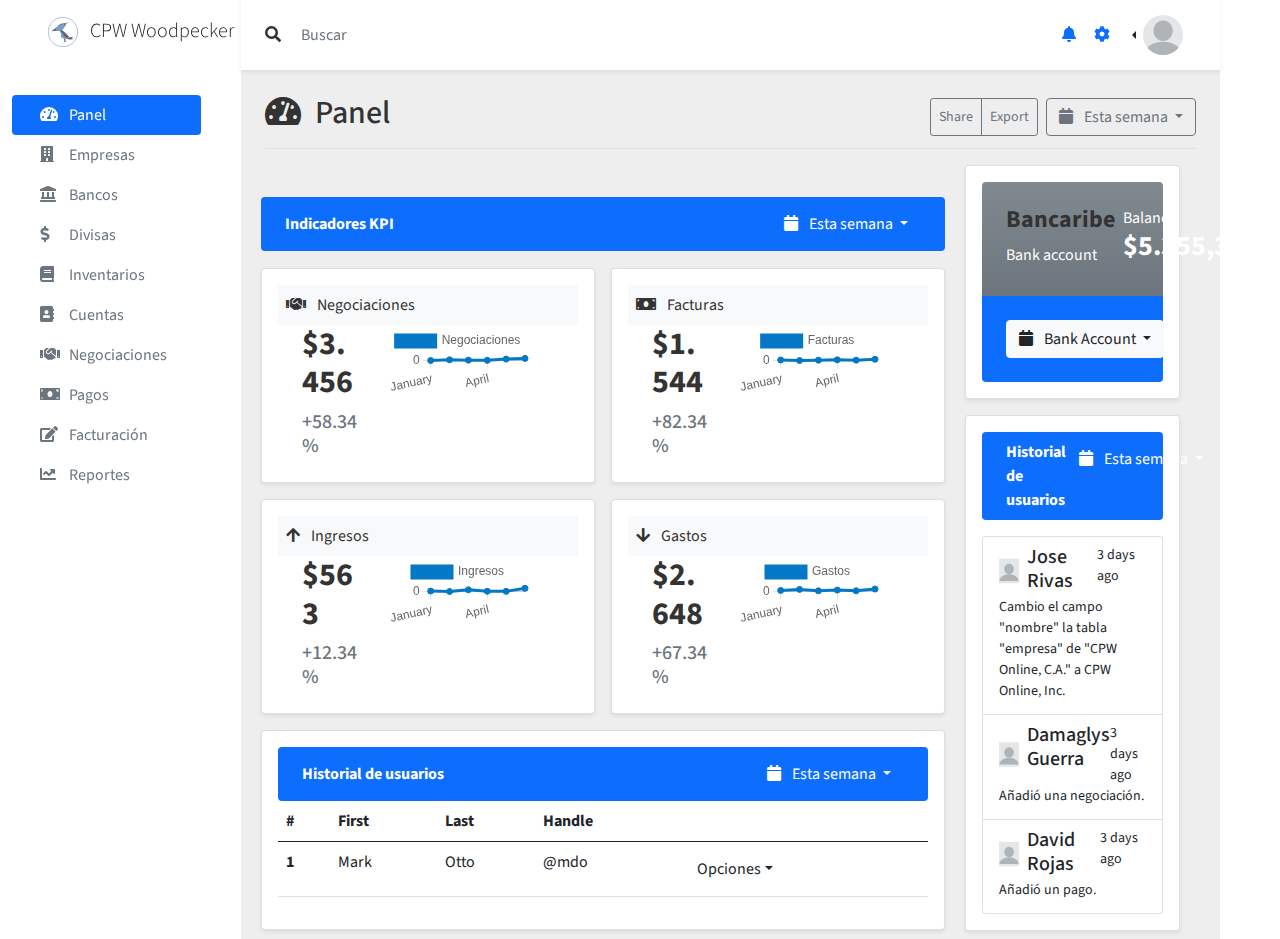
<file: es/home/index.html>
<!DOCTYPE html>
<html>
	<head>
		<title>CPW Woodpecker</title>
		<meta charset="UTF-8">
		<meta name="viewport" content="width=device-width, initial-scale=1">

		<!-- CSS Links -->
			<!-- Libraries -->
				<link rel="stylesheet" href="../../assets/css/libraries/fontawesome-v5.9.0.min.css">
				<link rel="stylesheet" href="../../assets/css/libraries/bootstrap-v5.1.1/bootstrap.min.css">

			<link rel="stylesheet" href="../../assets/css/main.css">
		<!-- /CSS Links -->
	</head>
	<body id="cpw-woodpecker" class="bg-white">

		<!-- Main container -->
			<main id="main_container" class="container-fluid row position-relative">

				<!-- Sidebar section -->
					<aside id="sidebar_section" class="col-md-3 col-lg-2 d-md-block sidebar collapse px-4 fixed-top">
						<nav class="pt-3">
							<div class="container mb-5">
								<a class="navbar-brand" href="javascript:void(0)">
									<img id="logo_img" class="me-2" src="../../assets/images/logo.svg" style="width:30px">
									<span class="h5 text-dark fw-light">CPW Woodpecker</span>
								</a>
							</div>
							<ul id="main_menu" class="nav nav-pills flex-column justify-contents-between">
								<li class="nav-item">
									<a class="nav-link row text-secondary" href="#dashboard">
										<i class="fas fa-tachometer-alt col-2"></i>
										<span>Panel</span>
									</a>
								</li>
								<li class="nav-item">
									<a class="nav-link row text-secondary" href="#business">
										<i class="fas fas fa-building col-2"></i>
										<span>Empresas</span>
									</a>
								</li>
								<li class="nav-item">
									<a class="nav-link row text-secondary" href="#banks">
										<i class="fas fas fa-landmark col-2"></i>
										<span>Bancos</span>
									</a>
								</li>
								<li class="nav-item">
									<a class="nav-link row text-secondary" href="#currency">
										<i class="fas fas fa-dollar-sign col-2"></i>
										<span>Divisas</span>
									</a>
								</li>
								<li class="nav-item">
									<a class="nav-link row text-secondary" href="#inventaries">
										<i class="fas fas fa-book col-2"></i>
										<span>Inventarios</span>
									</a>
								</li>
								<li class="nav-item">
									<a class="nav-link row text-secondary" href="#accounts">
										<i class="fas fas fa-address-book col-2"></i>
										<span>Cuentas</span>
									</a>
								</li>
								<li class="nav-item">
									<a class="nav-link row text-secondary" href="#deals">
										<i class="fas fas fa-handshake col-2"></i>
										<span>Negociaciones</span>
									</a>
								</li>
								<li class="nav-item">
									<a class="nav-link row text-secondary" href="#pays">
										<i class="fas fas fa-money-bill col-2"></i>
										<span>Pagos</span>
									</a>
								</li>
								<li class="nav-item">
									<a class="nav-link row text-secondary" href="#billing">
										<i class="fas fas fa-edit col-2"></i>
										<span>Facturaci&oacute;n</span>
									</a>
								</li>
								<li class="nav-item">
									<a class="nav-link row text-secondary" href="#reports">
										<i class="fas fas fa-chart-line col-2"></i>
										<span>Reportes</span>
									</a>
								</li>
							</ul>
						</nav>
					</aside>
				<!-- /Sidebar section -->

				<!-- Body section -->
					<main id="body_section" class="col-md-9 ms-sm-auto col-lg-10 px-md-4">

						<!-- Body header -->
							<header id="body_header" class="container-fluid navbar navbar-expand-sm d-flex sticky-top bg-white shadow-sm">
								<div class="d-flex">
									<div class="align-self-center"><i class="fas fa-search"></i></div>
									<input class="form-control ms-2 border-0" type="text" placeholder="Buscar">
								</div>
								<ul class="navbar-nav ms-auto">
									<li class="nav-item align-self-center">
										<a class="nav-link btn" href="javascript:void(0)"><i class="fas fa-bell"></i></a>
									</li>
									<li class="nav-item align-self-center">
										<a class="nav-link btn" href="javascript:void(0)"><i class="fas fa-cog"></i></a>
									</li>
									<li class="nav-item">
										<div class="dropdown dropstart">
											<a href="#" class="dropdown-toggle btn" data-bs-toggle="dropdown">
												<img class="rounded-circle" src="../../assets/images/blank_avatar.svg" style="width:40px">
											</a>
											<ul class="dropdown-menu">
												<li><a class="dropdown-item" href="#">Link 1</a></li>
												<li><a class="dropdown-item" href="#">Link 2</a></li>
												<li><a class="dropdown-item" href="#">Link 3</a></li>
											</ul>
										</div>
									</li>
								</ul>
							</header>
						<!-- /Body header -->

						<!-- Body contents -->
							<main id="body_contents" class="container-fluid py-2">

								<!-- Contents header -->
									<header id="contents_header" class="d-flex justify-content-between flex-wrap flex-md-nowrap align-items-center pt-3 pb-2 mb-3 border-bottom">
										<h2 id="contents_header_title" class="h2">
											<i class="me-2"></i>
											<span></span>
										</h2>
										<div class="btn-toolbar mb-2 mb-md-0">
											<div class="btn-group me-2">
												<button type="button" class="btn btn-sm btn-outline-secondary">Share</button>
												<button type="button" class="btn btn-sm btn-outline-secondary">Export</button>
											</div>
											<div class="dropdown">
												<a href="#" class="dropdown-toggle btn btn-outline-secondary" data-bs-toggle="dropdown">
													<i class="fas fa-calendar me-2"></i> Esta semana
												</a>
												<ul class="dropdown-menu">
													<li><a class="dropdown-item" href="#">La semana pasada</a></li>
													<li><a class="dropdown-item" href="#">Este mes</a></li>
													<li><a class="dropdown-item" href="#">El mes pasado</a></li>
													<li><a class="dropdown-item" href="#">Este a&ntilde;o</a></li>
													<li><a class="dropdown-item" href="#">El a&ntilde;o pasado</a></li>
												</ul>
											</div>
										</div>
									</header>
								<!-- /Contents header -->

								<!-- Dashboard page -->
									<article id="dashboard_page" class="body_contents_page">

										<!-- Main row -->
											<div class="row">

												<!-- Left section -->
													<section class="col-9 row g-3">

														<!-- KPI indicators -->

															<!-- Card header -->
																<header class="container">
																	<div class="px-4 py-2 bg-primary rounded d-flex justify-content-between">
																		<div class="align-self-center">
																			<span class="text-white fw-bold">Indicadores KPI</span>
																		</div>
																		<div class="dropdown">
																			<a href="#" class="dropdown-toggle btn fs-6 text-white" data-bs-toggle="dropdown">
																				<i class="fas fa-calendar me-2"></i> Esta semana
																			</a>
																			<ul class="dropdown-menu">
																				<li><a class="dropdown-item" href="#">La semana pasada</a></li>
																				<li><a class="dropdown-item" href="#">Este mes</a></li>
																				<li><a class="dropdown-item" href="#">El mes pasado</a></li>
																				<li><a class="dropdown-item" href="#">Este a&ntilde;o</a></li>
																				<li><a class="dropdown-item" href="#">El a&ntilde;o pasado</a></li>
																			</ul>
																		</div>
																	</div>
																</header>
															<!-- /Card header -->

															<div class="col-6">
																<div class="card shadow-sm">
																	<div class="card-body">
																		<div class="container bg-light p-2">
																			<i class="fas fa-handshake me-2"></i> Negociaciones
																		</div>
																		<div class="container row">
																			<div class="col-4">
																				<p class="font-weight-bold h2 text-shadow" style="font-weight: bold;">$3.456</p>
																				<p class="text-muted h5">+58.34%</p>
																			</div>
																			<div class="col-8">
																				<canvas id="chart_deals"></canvas>
																			</div>
																		</div>
																	</div>
																</div>
															</div>
															<div class="col-6">
																<div class="card shadow-sm">
																	<div class="card-body">
																		<div class="container bg-light p-2">
																			<i class="fas fa-money-bill me-2"></i> Facturas
																		</div>
																		<div class="container row">
																			<div class="col-4">
																				<p class="font-weight-bold h2 text-shadow" style="font-weight: bold;">$1.544</p>
																				<p class="text-muted h5">+82.34%</p>
																			</div>
																			<div class="col-8">
																				<canvas id="chart_bills"></canvas>
																			</div>
																		</div>
																	</div>
																</div>
															</div>
															<div class="col-6">
																<div class="card shadow-sm">
																	<div class="card-body">
																		<div class="container bg-light p-2">
																			<i class="fas fa-arrow-up me-2"></i> Ingresos
																		</div>
																		<div class="container row">
																			<div class="col-4">
																				<p class="font-weight-bold h2 text-shadow" style="font-weight: bold;">$563</p>
																				<p class="text-muted h5">+12.34%</p>
																			</div>
																			<div class="col-8">
																				<canvas id="chart_incomes"></canvas>
																			</div>
																		</div>
																	</div>
																</div>
															</div>
															<div class="col-6">
																<div class="card shadow-sm">
																	<div class="card-body">
																		<div class="container bg-light p-2">
																			<i class="fas fa-arrow-down me-2"></i> Gastos
																		</div>
																		<div class="container row">
																			<div class="col-4">
																				<p class="font-weight-bold h2 text-shadow" style="font-weight: bold;">$2.648</p>
																				<p class="text-muted h5">+67.34%</p>
																			</div>
																			<div class="col-8">
																				<canvas id="chart_expenses"></canvas>
																			</div>
																		</div>
																	</div>
																</div>
															</div>
														<!-- /KPI indicators -->

														<!-- Transactions registry -->
															<div class="col-12">
																<div class="card shadow-sm">
																	<div class="card-body flex-column">

																		<!-- Card header -->
																			<header class="px-4 py-2 bg-primary rounded d-flex justify-content-between">
																				<div class="align-self-center">
																					<span class="text-white fw-bold">Historial de usuarios</span>
																				</div>
																				<div class="dropdown">
																					<a href="#" class="dropdown-toggle btn fs-6 text-white" data-bs-toggle="dropdown">
																						<i class="fas fa-calendar me-2"></i> Esta semana
																					</a>
																					<ul class="dropdown-menu">
																						<li><a class="dropdown-item" href="#">La semana pasada</a></li>
																						<li><a class="dropdown-item" href="#">Este mes</a></li>
																						<li><a class="dropdown-item" href="#">El mes pasado</a></li>
																						<li><a class="dropdown-item" href="#">Este a&ntilde;o</a></li>
																						<li><a class="dropdown-item" href="#">El a&ntilde;o pasado</a></li>
																					</ul>
																				</div>
																			</header>
																		<!-- /Card header -->

																		<table class="table">
																			<thead>
																				<tr>
																					<th scope="col">#</th>
																					<th scope="col">First</th>
																					<th scope="col">Last</th>
																					<th scope="col">Handle</th>
																					<th scope="col"></th>
																				</tr>
																			</thead>
																			<tbody>
																				<tr>
																					<th scope="row">1</th>
																					<td>Mark</td>
																					<td>Otto</td>
																					<td>@mdo</td>
																					<td>
																						<div class="dropdown">
																							<a href="#" class="dropdown-toggle btn fs-6" data-bs-toggle="dropdown">Opciones</a>
																							<ul class="dropdown-menu">
																								<li><a class="dropdown-item" href="#"><i class="fas fa-eye me-2"></i>Ver</a></li>
																								<li><a class="dropdown-item" href="#"><i class="fas fa-pen me-2"></i>Editar</a></li>
																								<li><a class="dropdown-item" href="#"><i class="fas fa-trash me-2"></i>Borrar</a></li>
																							</ul>
																						</div>
																					</td>
																				</tr>
																			</tbody>
																		</table>
																	</div>
																</div>
															</div>
														<!-- /Transactions registry -->
													</section>
												<!-- /Left section -->

												<!-- Right section -->
													<section class="col-3">

														<!-- Bank Balance subsection -->
															<section class="card shadow-sm mb-3">
																<div class="card-body flex-column">
																	<div class="p-4 bg-secondary bg-gradient rounded-top d-flex">
																		<div class="me-2">
																			<p class="h4 fw-bold">Bancaribe</p>
																			<span class="text-white">Bank account</span>
																		</div>
																		<div>
																			<span class="text-white">Balance</span>
																			<p class="h3 text-white fw-bold">$5.355,34</p>
																		</div>
																	</div>
																	<div class="p-4 bg-primary rounded-bottom">
																		<div class="dropdown w-100 d-grid">
																			<a href="#" type="button" class="btn btn-block btn-light text-dark dropdown-toggle" data-bs-toggle="dropdown">
																				<i class="fas fa-calendar me-2"></i> Bank Account
																			</a>
																			<ul class="dropdown-menu">
																				<li><a class="dropdown-item" href="#">Scotiabank</a></li>
																				<li><a class="dropdown-item" href="#">Deutsche Bank</a></li>
																				<li><a class="dropdown-item" href="#">Banco Central de Venezuela</a></li>
																			</ul>
																		</div>
																	</div>
																</div>
															</section>
														<!-- /Bank Balance subsection -->

														<!-- Users history subsection -->
															<section class="card shadow-sm">
																<div class="card-body flex-column">

																	<!-- Card header -->
																		<header class="px-4 py-2 bg-primary rounded d-flex justify-content-between mb-3">
																			<div class="align-self-center">
																				<span class="text-white fw-bold">Historial de usuarios</span>
																			</div>
																			<div class="dropdown">
																				<a href="#" class="dropdown-toggle btn fs-6 text-white" data-bs-toggle="dropdown">
																					<i class="fas fa-calendar me-2"></i> Esta semana
																				</a>
																				<ul class="dropdown-menu">
																					<li><a class="dropdown-item" href="#">La semana pasada</a></li>
																					<li><a class="dropdown-item" href="#">Este mes</a></li>
																					<li><a class="dropdown-item" href="#">El mes pasado</a></li>
																					<li><a class="dropdown-item" href="#">Este a&ntilde;o</a></li>
																					<li><a class="dropdown-item" href="#">El a&ntilde;o pasado</a></li>
																				</ul>
																			</div>
																		</header>
																	<!-- /Card header -->

																	<div class="list-group">
																		<a href="#" class="list-group-item list-group-item-action">
																			<div class="d-flex w-100 justify-content">
																				<img class="me-2" src="../../assets/images/blank_avatar.svg" style="width:20px">
																				<h5 class="mb-1">Jose Rivas</h5>
																				<small class="ms-auto">3 days ago</small>
																			</div>
																			<p class="mb-1 small">Cambio el campo "nombre" la tabla "empresa" de "CPW Online, C.A." a CPW Online, Inc.</p>
																		</a>
																		<a href="#" class="list-group-item list-group-item-action">
																			<div class="d-flex w-100 justify-content">
																				<img class="me-2" src="../../assets/images/blank_avatar.svg" style="width:20px">
																				<h5 class="mb-1">Damaglys Guerra</h5>
																				<small class="ms-auto">3 days ago</small>
																			</div>
																			<p class="mb-1 small">A&ntilde;adi&oacute; una negociaci&oacute;n.</p>
																		</a>
																		<a href="#" class="list-group-item list-group-item-action">
																			<div class="d-flex w-100 justify-content">
																				<img class="me-2" src="../../assets/images/blank_avatar.svg" style="width:20px">
																				<h5 class="mb-1">David Rojas</h5>
																				<small class="ms-auto">3 days ago</small>
																			</div>
																			<p class="mb-1 small">A&ntilde;adi&oacute; un pago.</p>
																		</a>
																	</div>
																</div>
															</section>
														<!-- Users history subsection -->
													</section>
												<!-- /Right section -->
											</div>
										<!-- /Main row -->
									</article>
								<!-- /Dashboard page -->

								<!-- Business page -->
									<article id="business_page" class="body_contents_page">

										<!-- Tabs -->
											<ul id="tabs_business_page" class="nav nav-pills justify-content-center nav-fill mb-4" role="tablist">
												<li class="nav-item" role="presentation">
													<button id="tab_label_business" class="nav-link active" data-bs-toggle="pill" data-bs-target="#tab_panel_business" type="button" role="tab" aria-controls="tab_panel_business" aria-selected="true">Empresas</button>
												</li>
												<li class="nav-item" role="presentation">
													<button id="tab_label_users" class="nav-link" data-bs-toggle="pill" data-bs-target="#tab_panel_users" type="button" role="tab" aria-controls="tab_panel_users" aria-selected="false">Usuarios</button>
												</li>
												<li class="nav-item" role="presentation">
													<button id="tab_label_levels" class="nav-link" data-bs-toggle="pill" data-bs-target="#tab_panel_levels" type="button" role="tab" aria-controls="tab_panel_levels" aria-selected="false">Niveles</button>
												</li>
											</ul>

											<div id="tabs_contents_business_page" class="tab-content" >

												<!-- Tab business -->
													<div id="tab_panel_business" class="tab-pane fade show active" role="tabpanel" aria-labelledby="tab_label_business">

														<!-- Modal: Add new business -->
															<div class="modal fade" id="business_add_modal" tabindex="-1" aria-labelledby="exampleModalLabel" aria-hidden="true">
																<div class="modal-dialog">
																	<div class="modal-content">
																		<div class="modal-header">
																			<h5 class="modal-title" id="exampleModalLabel">Crear nueva empresa</h5>
																			<button type="button" class="btn-close" data-bs-dismiss="modal" aria-label="Close"></button>
																		</div>
																		<div class="modal-body">
																			<form id="business_add_form_main">
																				<div class="mb-3">
																					<label for="add_business_name" class="form-label">Nombre de la empresa</label>
																					<input type="text" class="form-control add_business_name">
																				</div>
																				<div class="mb-3">
																					<label for="business_add_image" class="form-label">Imagen</label>
																					<input type="file" class="form-control business_add_image">
																				</div>
																			</form>
																		</div>
																		<div class="modal-footer">
																			<button type="button" class="btn btn-secondary" data-bs-dismiss="modal">Cancelar</button>
																			<button type="button" tag="business_add_form_main" class="business_add btn btn-primary">Crear empresa</button>
																		</div>
																	</div>
																</div>
															</div>
														<!-- /Modal: Add new business -->

														<!-- Main row -->
															<div class="row">

																<!-- Left section -->
																	<section class="col-9 row g-3">

																		<!-- Business table -->
																			<div class="col-12">
																				<div class="card shadow-sm">
																					<div class="card-body flex-column">

																						<!-- Card header -->
																							<header class="px-4 py-2 bg-primary rounded d-flex">
																								<div class="flex-grow-1 align-self-center">
																									<span class="text-white fw-bold">Empresas</span>
																								</div>
																								<div class="dropdown">
																									<a href="#" class="dropdown-toggle btn fs-6 text-white" data-bs-toggle="dropdown">
																										<i class="fas fa-calendar me-2"></i> Esta semana
																									</a>
																									<ul class="dropdown-menu">
																										<li><a class="dropdown-item" href="#">La semana pasada</a></li>
																										<li><a class="dropdown-item" href="#">Este mes</a></li>
																										<li><a class="dropdown-item" href="#">El mes pasado</a></li>
																										<li><a class="dropdown-item" href="#">Este a&ntilde;o</a></li>
																										<li><a class="dropdown-item" href="#">El a&ntilde;o pasado</a></li>
																									</ul>
																								</div>
																								<button type="button" class="btn btn-primary float-end" data-bs-toggle="modal" data-bs-target="#business_add_modal">
																									<i class="fas fa-plus"></i>
																								</button>
																							</header>
																						<!-- /Card header -->

																						<table id="business_table" class="table">
																							<thead>
																								<tr>
																									<th scope="col">#</th>
																									<th scope="col">Nombre</th>
																									<th scope="col">Imagen</th>
																									<th scope="col">Fecha de creaci&oacute;n</th>
																									<th scope="col"></th>
																								</tr>
																							</thead>
																							<tbody>
																							</tbody>
																						</table>
																					</div>
																				</div>
																			</div>
																		<!-- /Business table -->

																	</section>
																<!-- /Left section -->

																<!-- Right section -->
																	<section class="col-3">

																	</section>
																<!-- /Right section -->
															</div>
														<!-- /Main row -->

													</div>
												<!-- /Tab business -->

												<!-- Tab users -->
													<div id="tab_panel_users" class="tab-pane fade" role="tabpanel" aria-labelledby="tab_label_users">

															<!-- Main row -->
																<div class="row">

																	<!-- Left section -->
																		<section class="col-9 row g-3">

																			<!-- Users table -->
																				<div class="col-12">
																					<div class="card shadow-sm">
																						<div class="card-body flex-column">

																							<!-- Card header -->
																								<header class="px-4 py-2 bg-primary rounded d-flex justify-content-between">
																									<div class="align-self-center">
																										<span class="text-white fw-bold">Usuarios</span>
																									</div>
																									<div class="dropdown">
																										<a href="#" class="dropdown-toggle btn fs-6 text-white" data-bs-toggle="dropdown">
																											<i class="fas fa-calendar me-2"></i> Esta semana
																										</a>
																										<ul class="dropdown-menu">
																											<li><a class="dropdown-item" href="#">La semana pasada</a></li>
																											<li><a class="dropdown-item" href="#">Este mes</a></li>
																											<li><a class="dropdown-item" href="#">El mes pasado</a></li>
																											<li><a class="dropdown-item" href="#">Este a&ntilde;o</a></li>
																											<li><a class="dropdown-item" href="#">El a&ntilde;o pasado</a></li>
																										</ul>
																									</div>
																								</header>
																							<!-- /Card header -->

																							<table id="users_table" class="table">
																								<thead>
																									<tr>
																										<th scope="col">#</th>
																										<th scope="col">Nombre</th>
																										<th scope="col">Imagen</th>
																										<th scope="col">Fecha de creaci&oacute;n</th>
																										<th scope="col"></th>
																									</tr>
																								</thead>
																								<tbody>
																								</tbody>
																							</table>
																						</div>
																					</div>
																				</div>
																			<!-- /Users table -->

																		</section>
																	<!-- /Left section -->

																	<!-- Right section -->
																		<section class="col-3">

																		</section>
																	<!-- /Right section -->
																</div>
															<!-- /Main row -->

													</div>
												<!-- /Tab users -->

												<!-- Tab levels -->
													<div id="tab_panel_levels" class="tab-pane fade" role="tabpanel" aria-labelledby="tab_label_levels">

															<!-- Main row -->
																<div class="row">

																	<!-- Left section -->
																		<section class="col-9 row g-3">

																			<!-- Levels table -->
																				<div class="col-12">
																					<div class="card shadow-sm">
																						<div class="card-body flex-column">

																							<!-- Card header -->
																								<header class="px-4 py-2 bg-primary rounded d-flex justify-content-between">
																									<div class="align-self-center">
																										<span class="text-white fw-bold">Usuarios</span>
																									</div>
																									<div class="dropdown">
																										<a href="#" class="dropdown-toggle btn fs-6 text-white" data-bs-toggle="dropdown">
																											<i class="fas fa-calendar me-2"></i> Esta semana
																										</a>
																										<ul class="dropdown-menu">
																											<li><a class="dropdown-item" href="#">La semana pasada</a></li>
																											<li><a class="dropdown-item" href="#">Este mes</a></li>
																											<li><a class="dropdown-item" href="#">El mes pasado</a></li>
																											<li><a class="dropdown-item" href="#">Este a&ntilde;o</a></li>
																											<li><a class="dropdown-item" href="#">El a&ntilde;o pasado</a></li>
																										</ul>
																									</div>
																								</header>
																							<!-- /Card header -->

																							<table id="levels_table" class="table">
																								<thead>
																									<tr>
																										<th scope="col">#</th>
																										<th scope="col">Nombre</th>
																										<th scope="col">N&uacute;mero</th>
																										<th scope="col">Fecha de creaci&oacute;n</th>
																										<th scope="col"></th>
																									</tr>
																								</thead>
																								<tbody>
																								</tbody>
																							</table>
																						</div>
																					</div>
																				</div>
																			<!-- /Levels table -->

																		</section>
																	<!-- /Left section -->

																	<!-- Right section -->
																		<section class="col-3">

																		</section>
																	<!-- /Right section -->
																</div>
															<!-- /Main row -->

													</div>
												<!-- /Tab levels -->

											</div>
										<!-- /Tabs -->

									</article>
								<!-- /Business page -->

								<!-- Banks page -->
									<article id="banks_page" class="body_contents_page">
										Banks
									</article>
								<!-- /Banks page -->

							</main>
						<!-- /Body contents -->
					</main>
				<!-- /Body section -->

			</main>
		<!-- /Main container -->

		<!-- Scripts -->
			<!-- Libraries -->
				<script src="../../assets/js/libraries/jquery.min-v3.4.1.js"></script>
				<script src="../../assets/js/libraries/chart.js-v3.5.0.js"></script>
				<script src="../../assets/js/libraries/bootstrap-v5.1.1/bootstrap.bundle.min.js"></script>

			<script src="../../assets/js/main.js"></script>
			<script src="../../assets/js/api_rest.js"></script>
			<script src="../../assets/js/api_rest_calls.js"></script>
			<script src="../../assets/js/kpi_charts.js"></script>
			<script src="../../assets/js/menus.js"></script>
			<script src="../../assets/js/sidebar.js"></script>
		<!-- /Scripts -->
	</body>
</html>
</file>
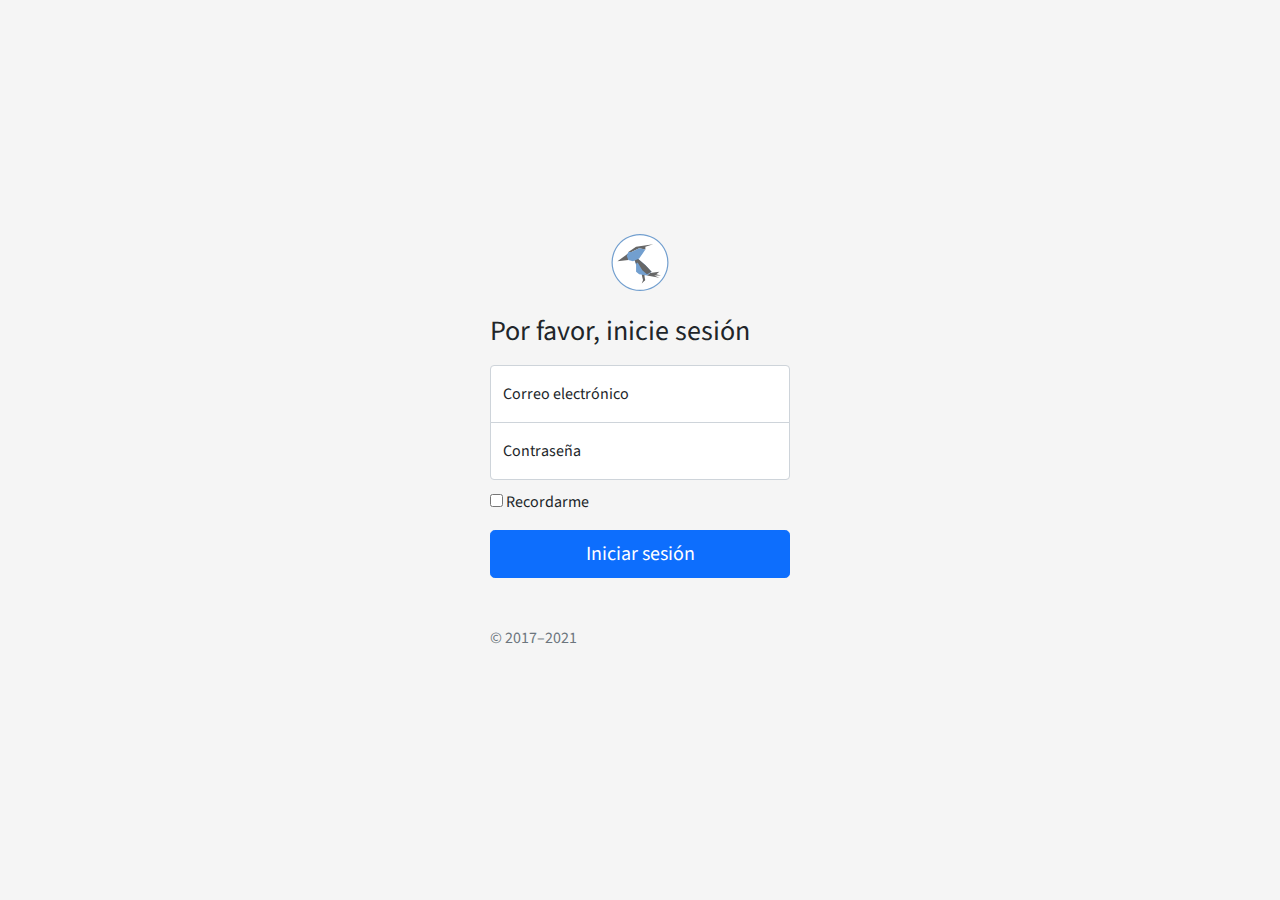
<file: es/login/index.html>
<!DOCTYPE html>
<html>
	<head>
		<title>Login | CPW Woodpecker</title>
		<meta charset="UTF-8">
		<meta name="viewport" content="width=device-width, initial-scale=1">

		<!-- CSS Links -->
			<!-- Libraries -->
				<link rel="stylesheet" href="../../assets/css/libraries/fontawesome-v5.9.0.min.css">
				<link rel="stylesheet" href="../../assets/css/libraries/bootstrap-v5.1.1/bootstrap.min.css">

			<link rel="stylesheet" href="../../assets/css/main.css">
		<link href="../../assets/css/login.css" rel="stylesheet">
		<!-- /CSS Links -->
		<style>
			.bd-placeholder-img {
				font-size: 1.125rem;
				text-anchor: middle;
				-webkit-user-select: none;
				-moz-user-select: none;
				user-select: none;
			}

			@media (min-width: 768px) {
			.bd-placeholder-img-lg {
			font-size: 3.5rem;
			}
			}
		</style>
	</head>
	<body id="cpw-woodpecker bg-white text-cente">
		<main class="form-signin">
			<form>
				<img class="mb-4 mx-auto d-block" src="../../assets/images/logo.svg" alt="" width="72" height="57">
				<h1 class="h3 mb-3 fw-normal">Por favor, inicie sesi&oacute;n</h1>

				<div class="form-floating">
					<input type="email" class="form-control" id="floatingInput" placeholder="nombre@ejemplo.com">
					<label for="floatingInput">Correo electr&oacute;nico</label>
				</div>
				<div class="form-floating">
					<input type="password" class="form-control" id="floatingPassword" placeholder="Contrase&ntilde;a">
					<label for="floatingPassword">Contrase&ntilde;a</label>
				</div>

				<div class="checkbox mb-3">
					<label>
						<input type="checkbox" value="remember-me"> Recordarme
					</label>
				</div>
				<button class="w-100 btn btn-lg btn-primary" type="submit">Iniciar sesi&oacute;n</button>
				<p class="mt-5 mb-3 text-muted">&copy; 2017–2021</p>
			</form>
		</main>
	</body>
</html>
</file>
<file: assets/css/login.css>
html,
body {
  height: 100%;
}

body {
  display: flex;
  align-items: center;
  padding-top: 40px;
  padding-bottom: 40px;
  background-color: #f5f5f5;
}

.form-signin {
  width: 100%;
  max-width: 330px;
  padding: 15px;
  margin: auto;
}

.form-signin .checkbox {
  font-weight: 400;
}

.form-signin .form-floating:focus-within {
  z-index: 2;
}

.form-signin input[type="email"] {
  margin-bottom: -1px;
  border-bottom-right-radius: 0;
  border-bottom-left-radius: 0;
}

.form-signin input[type="password"] {
  margin-bottom: 10px;
  border-top-left-radius: 0;
  border-top-right-radius: 0;
}
</file>
<file: assets/css/main.css>
@import url("libraries/fontawesome-v5.9.0.min.css");

@import url('https://fonts.googleapis.com/css2?family=Source+Sans+Pro:ital,wght@0,200;0,300;0,400;0,600;0,700;0,900;1,200;1,300;1,400;1,600;1,700;1,900&display=swap');

*{
	padding: 0;
	margin: 0;
	font-family: 'Source Sans Pro', sans-serif;
}

#cpw-woodpecker{
	background: #f0f0f0;
	color:#333;
}

#cpw-woodpecker #main_container{
	height: 100hv;
}

#cpw-woodpecker #body_contents{
	background: #eee;
}

#cpw-woodpecker #body_contents article.body_contents_page{
	display: none;
}
</file>
